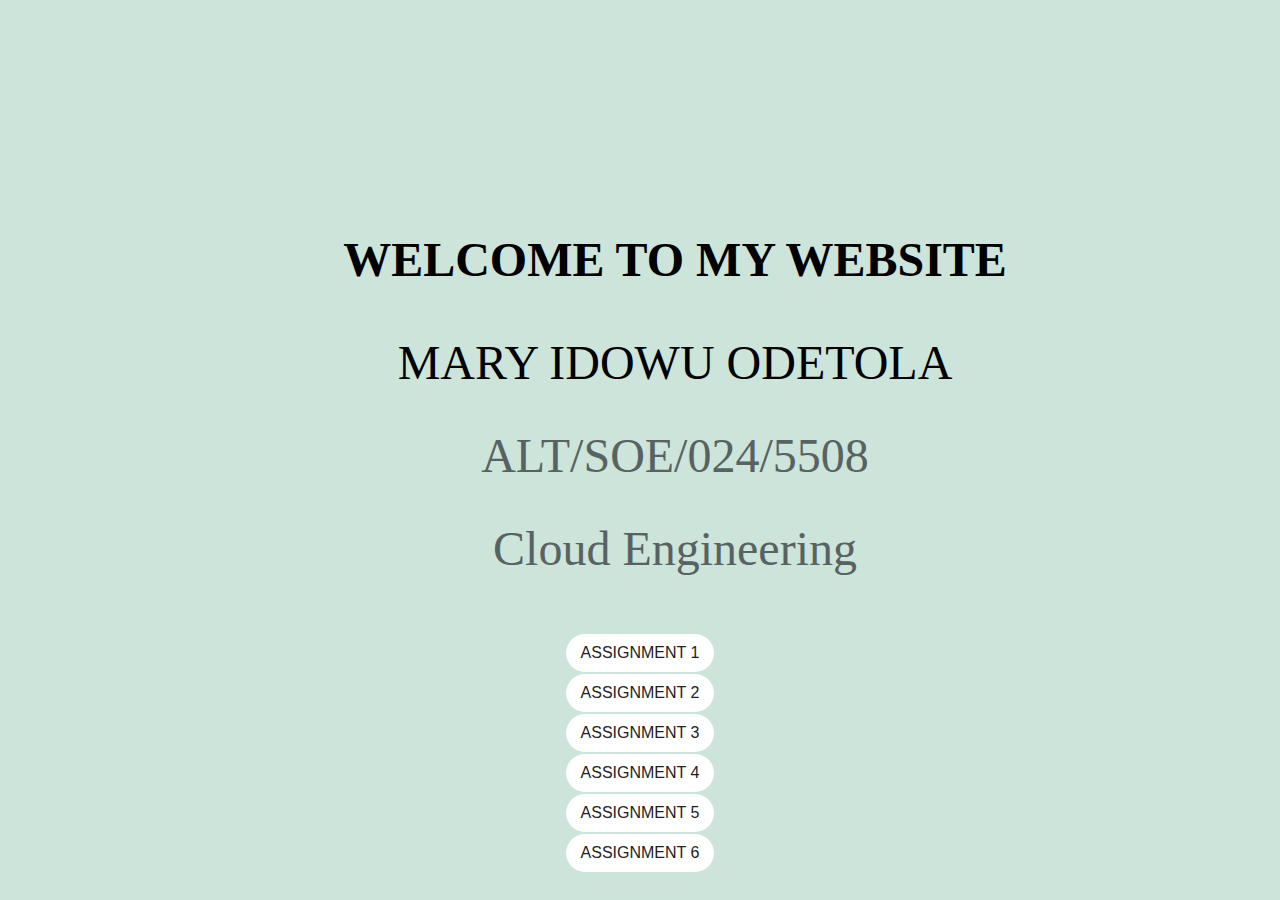
<file: index.html>
<!DOCTYPE html>
<html lang="en">
<head>
    <meta charset="UTF-8">
    <meta name="viewport" content="width=device-width, initial-scale=1.0">
    <title>MY DOCS</title>
    <link href="index.css" rel="stylesheet">
</head>
<body>
    <h1>WELCOME TO MY WEBSITE</h1>
    <P>MARY IDOWU ODETOLA</P>
    <P  class="school">ALT/SOE/024/5508</P>
    <p class="school">Cloud Engineering</p>

    <section class="file">
        <div class="files">
            <a href="/otter.html" class="btn"> ASSIGNMENT 1</a>
            <a href="/huckleberry.html" class="btn"> ASSIGNMENT 2</a>
            <a href="/nova.html" class="btn"> ASSIGNMENT 3</a>
            <a href="/signup.html" class="btn"> ASSIGNMENT 4</a>
            <a href="/checkout.html" class="btn"> ASSIGNMENT 5</a>
            <a href="/scissor.html" class="btn"> ASSIGNMENT 6</a>

        </div>

    </section>
</body>
</html>
</file>
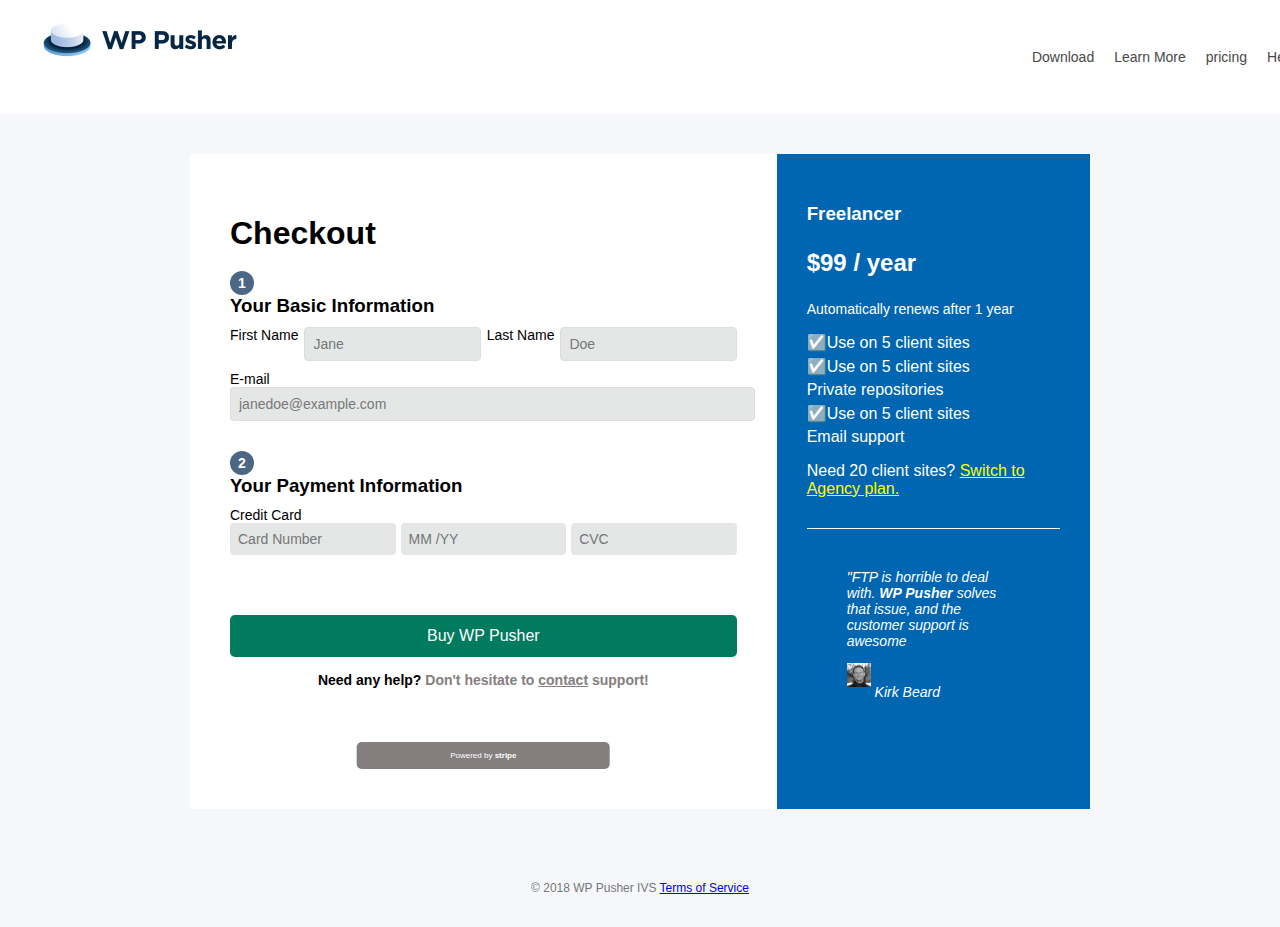
<file: checkout.html>
<!DOCTYPE html>
<html lang="en">
<head>
    <meta charset="UTF-8">
    <meta name="viewport" content="width=device-width, initial-scale=1.0">
    <title>CHECKOUT</title>
    <link href="checkout.css" rel="stylesheet">
    <link href="checkout2.css" rel="stylesheet">
</head>
<body>
    <header class="header">
        <div class="logo">
            <img src="asset/wppusher-logo copy.png" alt="logo">

        </div>
        <nav class="nav">
            <a href="#">Download</a>
            <a href="#">Learn More</a>
            <a href="#">pricing</a>
            <a href="#">Help</a>
            <button class="account-btn">Account</button>

        </nav>

    </header>
    <main class="container">
        <div class="checkout">
            <h1>Checkout</h1>

            <div class="section">
                <h3><span class="number">1</span> Your Basic Information</h3>
                <div class="name">
                    <label for="firstname">First Name</label> 
                    <input type="text" id="firstname" placeholder="First Name" value="Jane">
                    <label for="lastname">Last Name</label>
                    <input type="text" id="lastname" placeholder="Last Name" value="Doe">

                </div>
                <div class="email">
                    <label for="email">E-mail</label>
                    <input type="email" placeholder="E-mail" value="janedoe@example.com" readonly>


                </div>

            </div>
            <!--Payment Section-->
            <div class="section">
                <h3><span class="number">2</span> Your Payment Information</h3>
                <label for="credit-card">Credit Card</label>
                <div class="card-details">
                    <input type="text" placeholder="Card Number">
                    <input type="text" placeholder="MM /YY">
                    <input type="text" placeholder="CVC">

                </div>

            </div>
            <button class="buy">Buy WP Pusher</button>
            <p class="help"> <strong>Need any help?</strong> <b>Don't hesitate to <span>contact</span> support!</b> </p>
            <button class="powered">Powered by <strong>stripe</strong></button>


        </div>

        <!--Pricing card-->
        <div class="pricing">
            <h3>Freelancer</h3>
            <p class="price">$99 <span>/ year</span> </p>
            <p class="subtext"> Automatically renews after 1 year </p>
            <ul>
                <li>☑️Use on 5 client sites</li>
                <li>☑️Use on 5 client sites</li>
                <li>Private repositories</li>
                <li>☑️Use on 5 client sites</li>
                <li>Email support</li>
            </ul>
            <p class="switch">Need 20 client sites? <a href="#">Switch to Agency plan.</a> </p>

            <hr>
            <blockquote>
                <p><i>"FTP is horrible to deal with. <b>WP Pusher</b> solves that issue, and the customer support is awesome</i></p>
                <div class="review">
                    <img src="asset/IMG_5605.jpg" alt="Kirk Beard">
                    <span>Kirk Beard</span>

                </div>
            </blockquote>

        </div>

    </main>
    <footer class="footer">
        <p>© 2018 WP Pusher IVS <a href="#">Terms of Service</a></p>

    </footer>
    
</body>
</html>
</file>
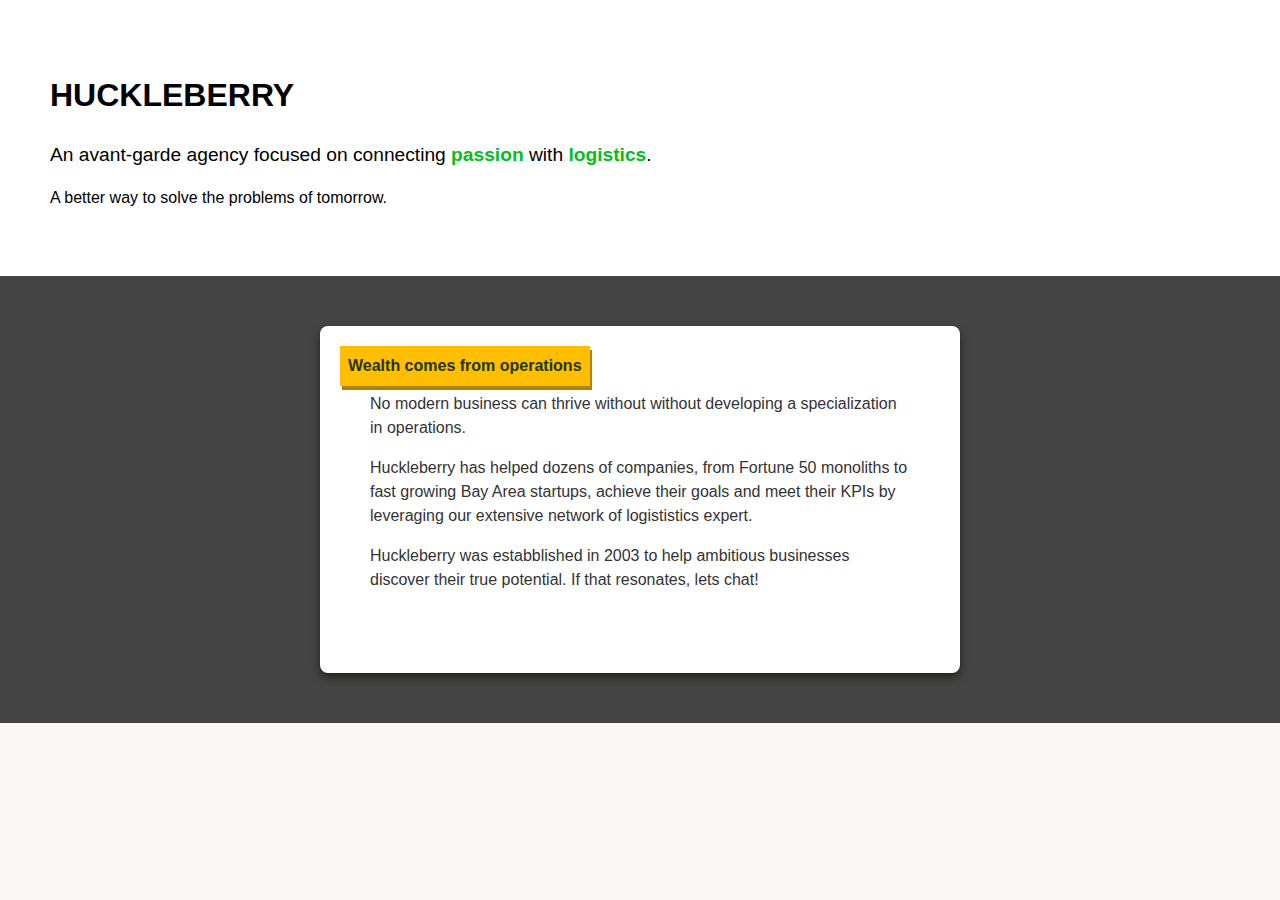
<file: huckleberry.html>
<!DOCTYPE html>
<html lang="en">
<head>
    <meta charset="UTF-8">
    <meta name="viewport" content="width=device-width, initial-scale=1.0">
    <title>HUCKLEBERRY</title>
    <link href="huckleberry.css" rel="stylesheet">
</head>
<body>
    <div class="section">
        <h1>HUCKLEBERRY</h1>
        <p class="text">
            An avant-garde agency focused on connecting <strong class="highlight-text">passion</strong> with <strong class="highlight-text">logistics</strong>.
        </P>
        <p>A better way to solve the problems of tomorrow.</p>

    </div>
    <div class="gray-background">
        <div class="card">
            <div class="card-header">Wealth comes from operations</div>
            <div class="card-body">
                <p>No modern business can thrive without without developing a specialization in operations.</p>
                <p>Huckleberry has helped dozens of companies, from Fortune 50 monoliths to fast growing Bay Area startups, achieve their goals and meet their KPIs by leveraging our extensive network of logististics expert.</p>
                <p>Huckleberry was estabblished in 2003 to help ambitious businesses discover their true potential. If that resonates, lets chat!</p>
            </div>

        </div>

    </div>
    
</body>
</html>
</file>
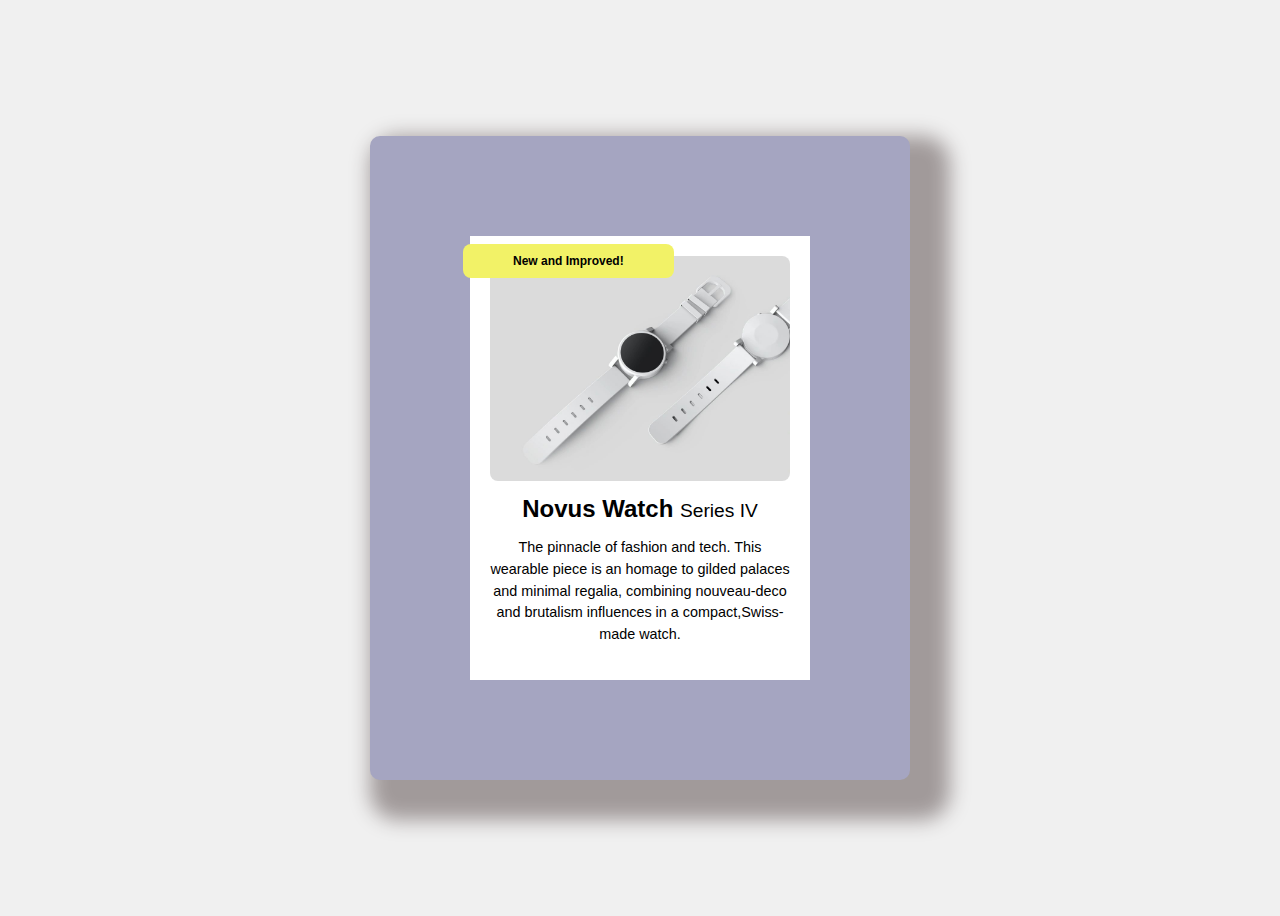
<file: nova.html>
<!DOCTYPE html>
<html lang="en">
<head>
    <meta charset="UTF-8">
    <meta name="viewport" content="width=device-width, initial-scale=1.0">
    <title>Novus watch</title>
    <link href="nova.css" rel="stylesheet">
</head>
<body>
    <div class="card">
        <div class="badge">New and Improved!</div>
        <div class="image">
            <img src="asset/bb420118-4b13-450b-9cb2-0f39396ddc1b.JPG" alt="Novus Watch Series IV">


        </div>
        <div class="content">
            <h1>Novus Watch <span class="series">Series IV</span></h1>
            <p>The pinnacle of fashion and tech. This wearable piece is an homage to gilded palaces and minimal regalia, combining nouveau-deco and brutalism influences in a compact,Swiss-made watch.</p>

        </div>

    </div>
    
</body>
</html>
</file>
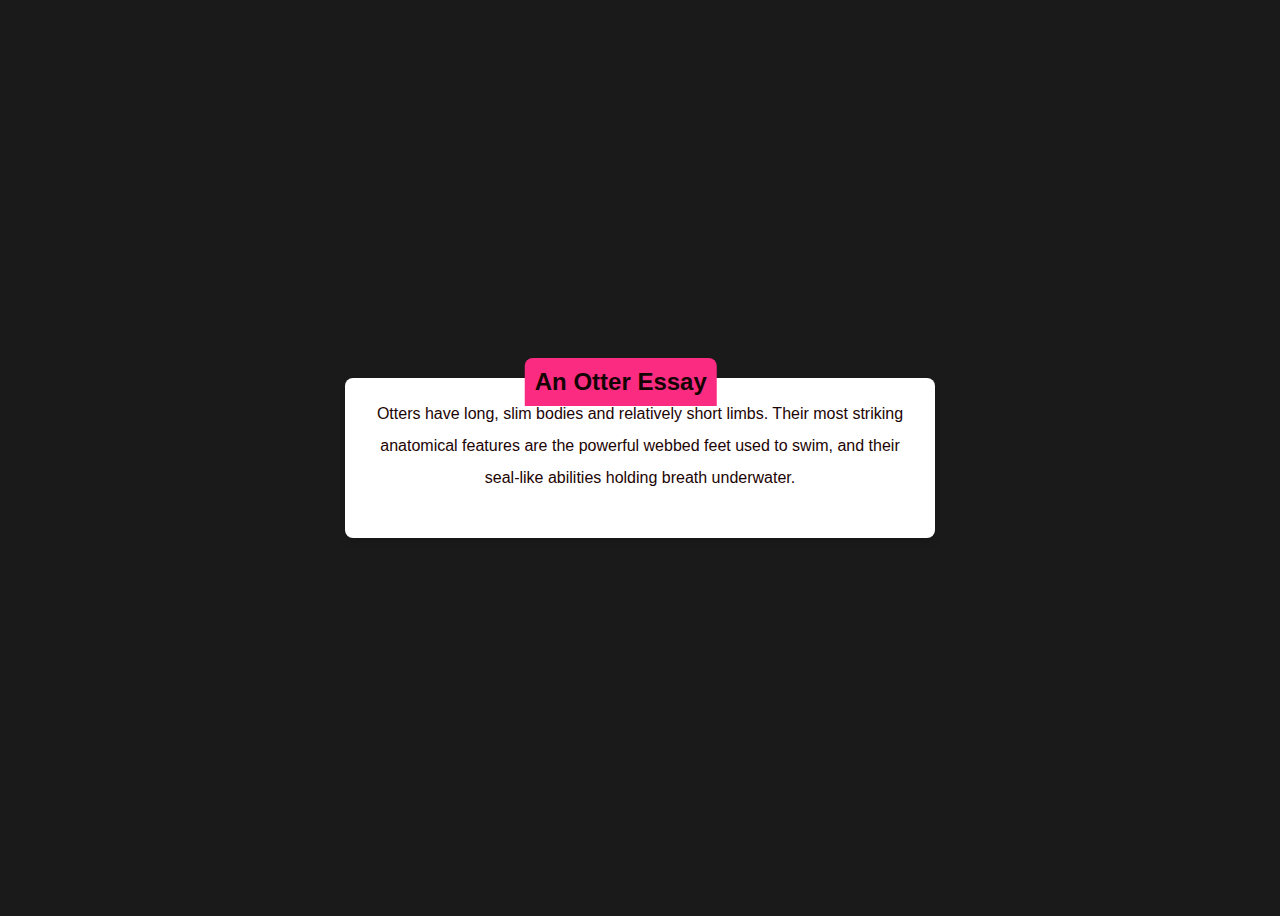
<file: otter.html>
<!DOCTYPE html>
<html lang="en">
<head>
    <meta charset="UTF-8">
    <meta name="viewport" content="width=device-width, initial-scale=1.0">
    <title>assignment</title>
    <link href="/otter.css" rel="stylesheet">
</head>
<body>
    <div class="card">
        <div class="header">An Otter Essay</div>
            <div class="content">
                Otters have long, slim bodies and relatively short limbs. Their most striking anatomical features are the powerful webbed feet used to swim, and their seal-like abilities holding breath underwater.

            </div>
        </div>

  </div>
</body>
</html>
</file>
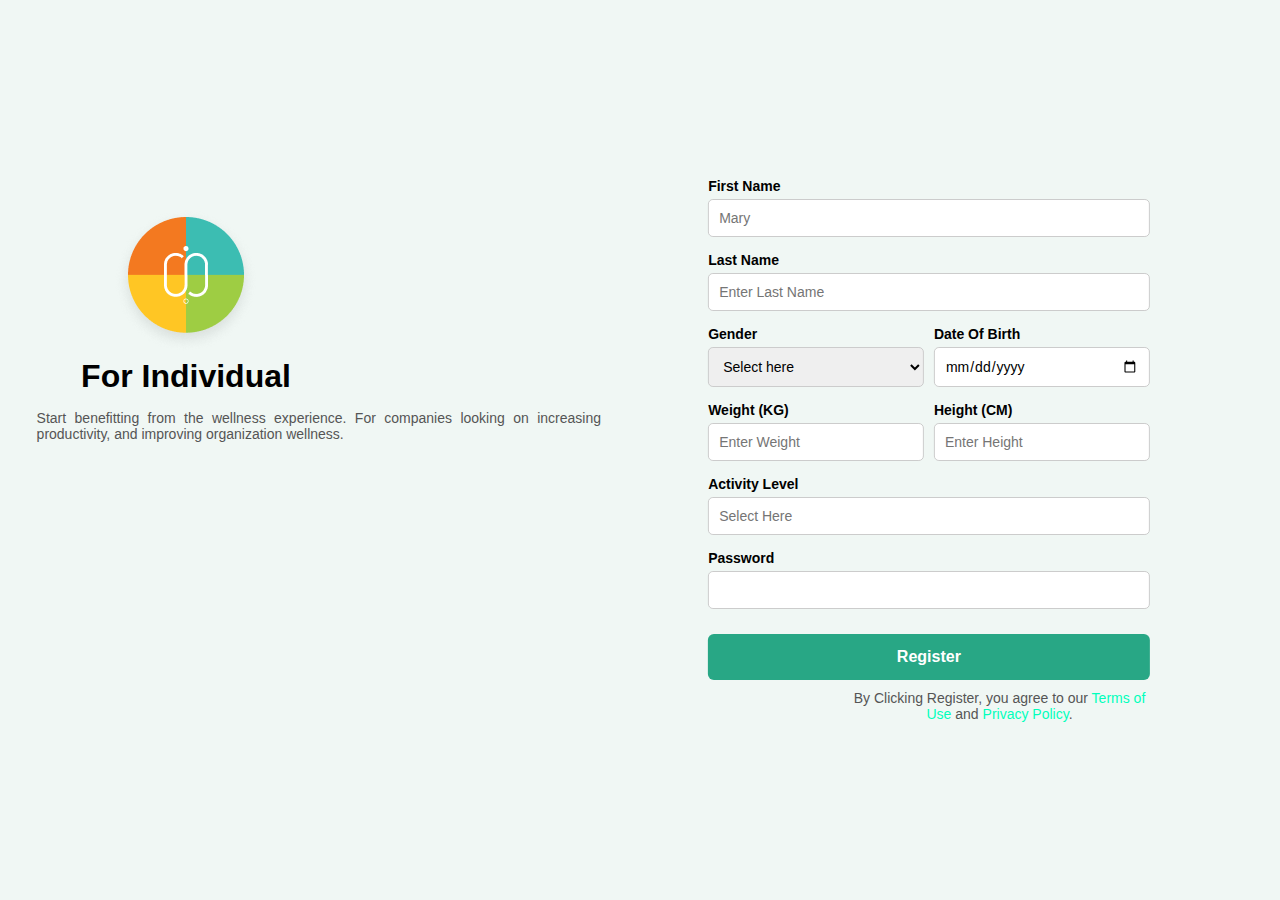
<file: signup.html>
<!DOCTYPE html>
<html lang="en">
<head>
    <meta charset="UTF-8">
    <meta name="viewport" content="width=device-width, initial-scale=1.0">
    <title>Registration Form</title>
    <link href="form.css" rel="stylesheet">
    <link href="form2.css" rel="stylesheet">
</head>
<body>
    <div class="=container">
        <div class="info">
            <img src="asset/Logo.png" alt="=Logo" class="logo">
            <h1>For Individual</h1>
            <p class="default">Start benefitting from the wellness experience. For companies looking on increasing productivity, and improving organization wellness.</p>
            <p class="mobile">Inspiring wholesome harmony for the mind, body and spirit, for everyone,everywhere</p>
        </div>

        <div class="form-container">
            <form>
                <div class="form-group">
                    <label for="first-name">First Name</label>
                    <input type="text" id="first-name" placeholder="Mary">
    
                </div>
                <div class="form-group">
                    <label for="last-name">Last Name</label>
                    <input type="text" id="last-name" placeholder="Enter Last Name">
    
                </div>
                <div class="form-row">
                    <div class="form-group">
                        <label for="gender">Gender</label>
                        <select id="gender">
                            <option>Select here</option>
                            <option value="male">Male</option>
                            <option value="female">Female</option>
                            <option value="non-binary">Non-binary</option>
                            <option value="cisgender">Cisgender</option>
                            <option value="agenda">Agenda</option>
                            <option value="intersex">Intersex</option>
                            <option value="demi-gender">Demi-Gender</option>
                            <option value="poly-gender">Poly-Gender</option>
                            <option value="other">Other</option>
        
                        </select>
        
                    </div>
                    <div class="form-group">
                        <label for="dob">Date Of Birth</label>
                        <input type="date" id="dob">
                    </div>
        
                    
                </div>

                <div class="form-row">
                    <div class="form-group">
                        <label for="weight">Weight (KG)</label>
                      <input type="number" id="weight" placeholder="Enter Weight">
                    </div>

                    <div class="form-group">
                        <label for="height">Height (CM)</label>
                        <input type="number" id="height" placeholder="Enter Height">
        
                    </div>
                </div>
                 
                
                
                <div class="form-group">
                    <label form="activity">Activity Level</label>
                    <input type="text" id="activity" placeholder="Select Here">

    
    
                </div>
                <div class="form-group">
                    <label for="password">Password</label>
                    <input type="password" id="password">
     
                </div>
                <button type="submit" class="register-btn">Register</button>
                <p class="terms"> By Clicking Register, you agree to our <a href="#">Terms of Use</a> and <a href="#">Privacy Policy</a>.</p>
    
    
            </form>

    </div>
    

    </div>
    
</body>
</html>
</file>
<file: index.css>
body { 
    margin: 0;
    padding: 0;
    box-sizing: border-box;
    font-family: Arial,  sans-serif;
    background-color: #cce4da;
    justify-content: center;
    align-items: center;
    height: 100vh;
    padding: 200px;    
}
h1 {
    font-size: 48px;
    font-family: "DM Sans", serif;
    font-weight: bold;
    text-align: center;
    width: 950px;

}
p {
    font-size: 48px;
    font-family: "DM Sans", serif;
    font-weight: lighter;
    text-align: center;
    width: 950px;
}
.school {
    color: rgb(88, 98, 98);
    margin-top: -10px;
}


.files {
    display: flex;
    flex-wrap: column;
    padding: 20px;
    gap: 20px;
    border: 4px;
    justify-content: center;
}
.files a {
    text-decoration: none;
    color: rgb(35, 29, 29);
    padding: 10px 15px;

}
.btn {
    background: white;
    color: black;
    border-radius: 20px;
    border: 2px blueviolet;
    


}

@media (max-width: 768px) {
    h1 {
        font-size: 38px;
        font-family: "DM Sans", serif;
        font-weight: bold;
        text-align: center;
        width: 250px;
    
     }
    
    
   .files {
          display: grid;
          padding: 10px;
          gap: 2px;
          border: 4px;
          text-align: center;
          justify-content: center;
          justify-content: center;
     }

    p {
        font-size: 28px;
        font-family: "DM Sans", serif;
        font-weight: lighter;
        text-align: center;
        width: 250px;
    }

    .school {
        color: rgb(88, 98, 98);
        margin-top: -10px;
        text-align: center;
    }
}



@media (min-width: 769px) {
    .files {
        display: grid;
        padding: 10px;
        gap: 2px;
        border: 4px;
        text-align: center;
        justify-content: center;
        justify-content: center;
    }
}
</file>
<file: checkout.css>
body {
    font-family: Arial, Helvetica, sans-serif;
    background-color: #f5f7fa;
    margin: 0;
    padding: 0;
}
header {
    display: flex;
    justify-content: space-between;
    padding: 20px 40px;
    background: white;
    border-bottom: 1px solid hsla(193, 30%, 25%, 0);
    width: 1360px;
    height: 73px;
    top: 28px;
    left: 40px;
    gap: 0px;
    opacity: 0px;

}
.name {
    display: flex;
    gap: 6px;
}
.name input {
    flex:1;
    background-color: hsla(160, 6%, 90%, 0.989);
    color: #777;
}
.email input {
    flex: 1;
    background-color: hsla(160, 6%, 90%, 0.989);
    color: #777;
}
.number {
    background: #4c6784;
    color: white;
    border-radius: 50%;
    width: 24px;
    height: 24px;
    display: flex;
    justify-content: center;
    align-items: center;
    margin-right: 10px;
    font-size: 14px;
}
main {
    background-color: white;

}
.logo {
    font-size: 20px;
    font-weight: bold;
}
nav {
    display: flex;
    gap: 20px;
    align-items: center;
    align-self: left;
}
nav a {
    text-decoration: none;
    color: #4a4747;
    font-size: 14px;
}
.account-btn{
    padding: 8px 15px;
    background: none;
    cursor: pointer;
    border: 3px solid rgb(69, 66, 66);
    border-radius: 5px;
}
.container {
    display: flex;
    max-width: 900px;
    margin: 40px auto;
}
.checkout {
    flex: 2;
    padding: 40px;
}
h1, h3 {
    margin-bottom: 10px;
}
.section {
    margin-bottom: 20px;
}
label {
    display: block;
    font-size: 14px;
    margin-bottom: 8px 0 5px;
}
input {
    width: 100%;
    padding: 8px;
    margin-bottom: 10px;
    border: 1px solid #ddd;
    border-radius: 4px;
    font-size: 14px;
}
.card-details {
    display: flex;
    gap: 5px;
    justify-content: stretch;

}

.card-details input {
    flex: 1;
    background-color: hsla(160, 6%, 90%, 0.989);
    color: #454242;
    border: 9cm;


}

.buy {
    width: 100%;
    padding: 12px;
    background: #007b5e;
    color: white;
    border: none;
    font-size: 16px;
    cursor: pointer;
    border-radius: 5px;
    margin-top: 30px;
}
.help {
    margin-top: 15px;
    font-size: 14px;
    text-align: center;
}
.help span {
    text-decoration: underline;
}

.help b {
    color: #857e7e;

}
.powered {
    text-align: center;
    width: 50%;
    padding: 9px 15px;
    background-color: #857e7e;
    color: white;
    font-size: 8px;
    margin-top: 40px;
    border-radius: 5px;
    border-width: 3cm;
    border: #857e7e;
    transform: translateX(50%);
}
.pricing {
    flex: 1;
    background: #0066b2;
    color: white;
    padding: 30px;


}
.price {
    font-size: 24px;
    font-weight: bold;
}
.subtext {
    font-size: 14px;
    margin-bottom: 10px;
}
ul {
    list-style: none;
    padding: 0;
}
li {
    margin-bottom: 5px;
}
.switch a {
    color: yellow;

}

blockquote {
    font-style: italic;
    margin-top: 40px;
    font-size: 14px;

}
.review img {
    width: 24px;
    margin-bottom: 10px;
}
footer {
    text-align: center;
    padding: 20px;
    font-size: 12px;
    color: #777;
}
hr {
    margin-top: 30px;
    height: 1px;
    border: #f5f7fa;
    background-color: #f5f7fa;
}
</file>
<file: checkout2.css>
@media (max-width: 768){
    .checkout {
        padding: 40px;
    }

    .container {
    
        max-width: 900px;
        margin: 40px auto;
    }
    .card-details {
        gap: 5px;
        justify-content: center;

    
    }
    .main {
        display: list-item;
    }
}
</file>
<file: huckleberry.css>
body{
    margin: 0;
    padding: 0;
    font-family: Arial, Helvetica, sans-serif;
    background-color: rgb(250, 247, 244);
    line-height: 1.5;
}
.section{
    padding: 50px;
    text-align: calc(800);
    background-color: #ffffff;
}
.title{
    font-size: 2.5em;
    font-size: bold;
    margin: 0;
}

.text{
    font-size: 1.2em;
    margin: 10px 0;

}

.highlight-text{
    color:hsl(130, 95%, 38%)
}
.gray-background{
    background-color: #444444;
    padding: 50px 20px;
    display: flex;
    justify-content: center;
}
.card{
    background-color: #ffffff;
    border-radius: 8px;
    box-shadow: 0 4px 8px rgb(32, 32, 28);
    max-width: 600px;
    padding: 20px;
    position: relative;
}
.card-header{
    background-color: rgb(255, 191, 0);
    box-shadow: 2px 4px rgb(174, 132, 5);
    color: rgb(35, 52, 7);
    font-size: clamp(1.2em 1.5rem);
    font-weight:  800;
    padding: 8px;
    border-radius: 2;
    margin: 7;
    position: absolute;
}
.card-body{
    margin: 0 0 15px;
    color: #333;
    line-height: 1.5;
    padding: 30px;
}

@media all and (max-width:769px) { 

    body{
        margin: 0;
        padding: 0;
        font-family: Arial, Helvetica, sans-serif;
        background-color: rgb(250, 247, 244);
        line-height: 1.5;
    }
    .section{
        padding: 50px;
        text-align: calc(800);
        background-color: #ffffff;
    }
    
}
@media (min-width: 1280px) {
    body{
        margin: 0;
        padding: 0;
        font-family: Arial, Helvetica, sans-serif;
        background-color: rgb(250, 247, 244);
        line-height: 1.5;
    }
}
</file>
<file: nova.css>
body{
    font-family: Arial, Helvetica, sans-serif;
    background-color: #f0f0f0;
    display:flex;
    justify-content: center;
    align-items: center;
    height: 100vh;
}
.card{
    background-color: #ffffff;
    border-radius:10px;
    box-shadow: 20px 20px 20px 20px rgb(161, 154, 154) ;
    width: 300px;
    text-align: center;
    padding: 20px;
    position: relative;

    /* Purple background */
    background: #ffffff;
    padding: 20px;
    border: 100px solid #a5a5c1;
    

}

.badge{
    background-color: rgb(242, 242, 103) ;
    color: #000 ;
    font-size:  12px;
    font-weight: bold;
    padding: 10px 50px;
    border-radius: 8px;
    position: absolute ;
    top: 8px ;
    left: -7px ;
}
.image img{
    width: 100%;
    height: 100%;
    border-radius: 8px;

}
.content h1 {
    font-size: 1.5em;
    margin: 10px 0;
    color:black
}
.series {
    font-size: 0.8em;
    font-weight: normal;
}
.content p{
    font-size: 0.9em;
    line-height: 1.5;

}
</file>
<file: otter.css>
body {
    margin: 1;
    display:  flex;
    justify-content:  center;
    align-items:  center;
    min-height: 100vh;
    background-color: #1a1a1a;
    font-family:Arial, Helvetica, sans-serif;
}
.card {
    background-color: #ffffff;
    border-radius: 8px;
    width: 550px;
    height: 120px;
    box-shadow: 0 4px 6px rgba(0,0,0,0.1);
    padding: 20px;
    position: relative;
}

.header {
    background-color: rgb(250, 43, 129);
    color:#150404;
    font-weight: bolder;
    font-size: 1.5em;
    text-align: center;
    padding: 10px;
    border-radius: 8px 8px 0 0;
    position: absolute;
    top: -20px;
    left: 50%;
    transform: translateX(-60%);
    text-transform: absolute;

}

.content {
    margin-top: 0cqh;
    font-size: 1em;
    color: #1d0404;
    text-align: center;
    line-height: 2.0;
    max-width: 9;
}
</file>
<file: form.css>
* { 
    margin: 0;
    padding: 0;
    box-sizing: border-box;
    font-family: Arial,  sans-serif;
   }



    body {
    background-color: #f0f7f4;
    display: flex;
    justify-content: center;
    align-items: center;
    height: 100vh;
    padding: 20px;
    }

   .container {
    display: flex;
    flex-direction: row;
    max-width: 1200px;
    width: 100%;
    gap: 40px;
    background: white;
    padding: 20px;
    border-radius: 10px;
    box-shadow: 0px 0px 10px rgba (0, 0, 0, 0.1);

       }
  .info {
    flex: 1;
    padding: 20px;
    text-align: left;

    }
    .info.logo {
    width: 50px;
    margin-bottom: 10px;
   }

   
   
h1 {
    margin-bottom: 15px;

}
p {
    font-size: 14px;
    color: #555;
}
.form-container {
    flex: 1;
    padding: 20px;
}
.form-group {
    margin-bottom: 15px;
}
.form-group label {
    display: block;
    font-weight: bolder;
    margin-bottom: 5px;
    font-size: 14px;
}
.form-group input,
.form-group select {
    width: 100%;
    padding: 10px;
    border: 1px solid #ccc;
    border-radius: 5px;
    font-size: 14px;
}
.form-row {
    display: flex;
    gap: 10px;
}
.form-row .form-group {
    flex: 1;

}
.register-btn {
    width: 100%;
    padding: 14px;
    background-color: #28a785;
    color: white;
    border: none;
    border-radius: 6px;
    cursor: pointer;
    font-size: 16px;
    font-weight: bolder;
    margin-top: 10px;
}
.register-btn:hover {
    background-color: #21886b;
}
.terms {
    text-align: center;
    margin-top: 10px;
    font-size: 14px;

}
.terms a {
    color: #00ffbb;
    text-decoration: none;
}




/* Media responsiveness*/
@media (min-width:768px){
* { 
    margin: 0;
    padding: 0;
    box-sizing: border-box;
    font-family: Arial,  sans-serif;
}

body {
    background-color: #f0f7f4;
    display: flex;
    justify-content: center;
    align-items: center;
    height: 100vh;
    padding: 20px;
    }
.container {
    flex: 1;
    display: flex;
    flex-direction: column;
    max-width: 1200px;
    width: 100%;
    gap: 40px;
    background: white;
    padding: 20px;
    border-radius: 10px;
    box-shadow: 0px 0px 10px rgba (0, 0, 0, 0.1);

       }

 .info {
        flex: 1;
        padding: 50px;
        text-align: center;
        display: flex;
        flex-direction: column;
        justify-content: center;
        align-items: center;
        position: absolute;
        left: 0;
        transform: translateX(-30%);
        
    }

.info.logo {
    width: 50px;
    margin-bottom: 10px;
   }
.info .form-container {
    flex: 1;
    display: flex;
}


p {
    font-size: 14px;
    color: #555;
    padding-left: 32%;
    text-align: justify;
}

.form-container {
    flex: 1;
    padding: 20px;
    transform: translateX(60%);
}


.terms a {
    color: #00ffbb;
    text-decoration: none;
}
.mobile {
    display: none;
}
}
</file>
<file: form2.css>
/* Media Query */
@media (max-width: 767px)  {

    body {
        background-color: #f0f7f4;
        justify-content: center;
        align-items: center;
        height: 100%;
        padding: 20px;
        }
    .container{
        flex-direction: row;
        max-width: 20%;
        padding: 20px;
    }
    .info {
        text-align:justify;
        margin-top: 10%;
        margin-right: 80px;

    }
    .info img {
        display: block;
        margin: 0 auto;
        padding-right: 70px;

    }
    
   


    .form-row {
        display: inline;
        gap: 10px;
    }
    .register-btn {
        font-size: 14px;
    } 

    .register-btn:hover {
        background-color: #21886b;
    }

    .info .default {
        visibility: hidden;
      }
      .info {
        text-align: center;
      }
      
      .default {
        display: none
      }
    }
</file>
